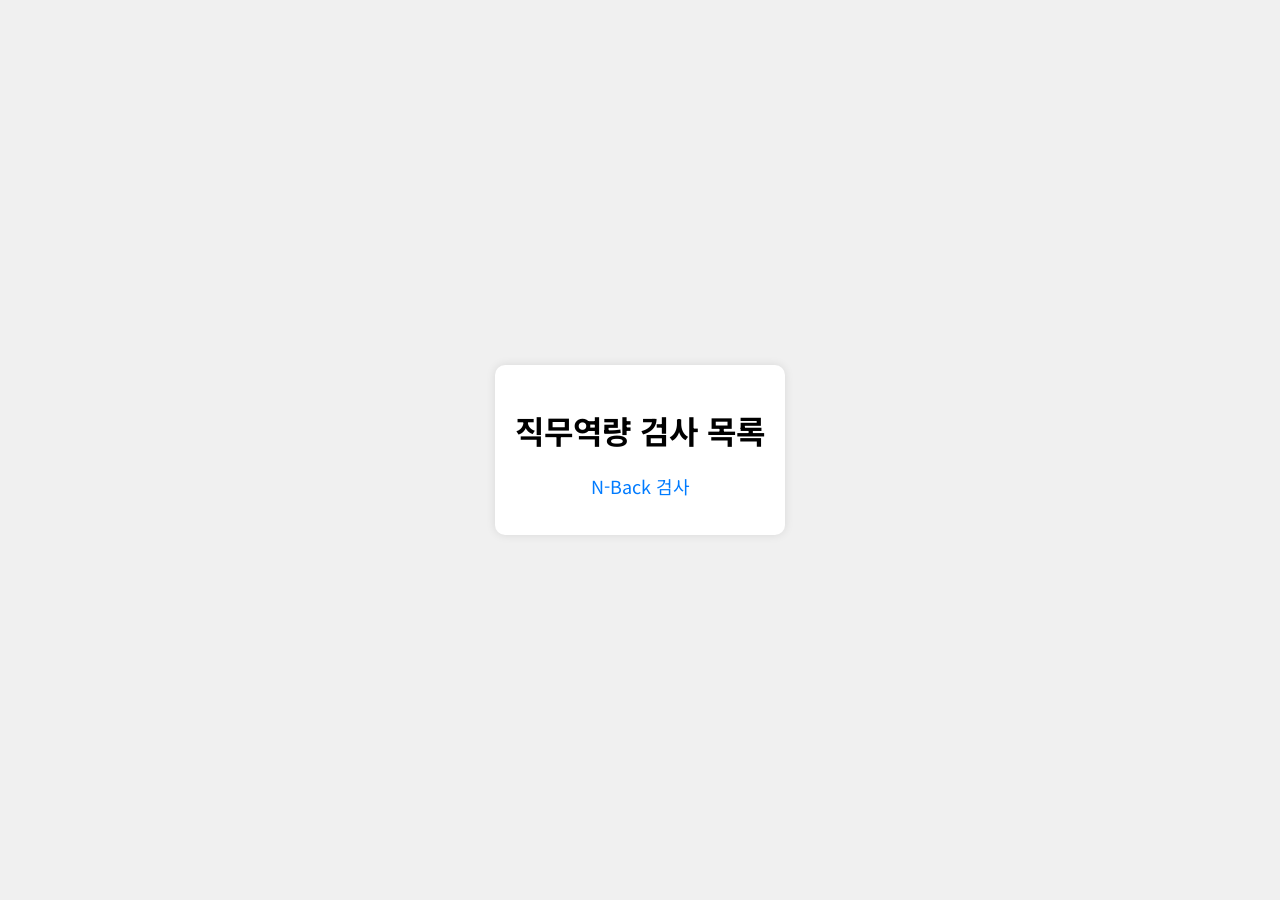
<file: index.html>
<!DOCTYPE html>
<html lang="ko">
<head>
    <meta charset="UTF-8">
    <meta name="viewport" content="width=device-width, initial-scale=1.0">
    <title>직무역량 검사 플랫폼</title>
    <link rel="stylesheet" href="style.css">
</head>
<body>
    <div class="container">
        <h1>직무역량 검사 목록</h1>
        <ul>
            <li><a href="n-back.html">N-Back 검사</a></li>
        </ul>
    </div>
</body>
</html>
</file>
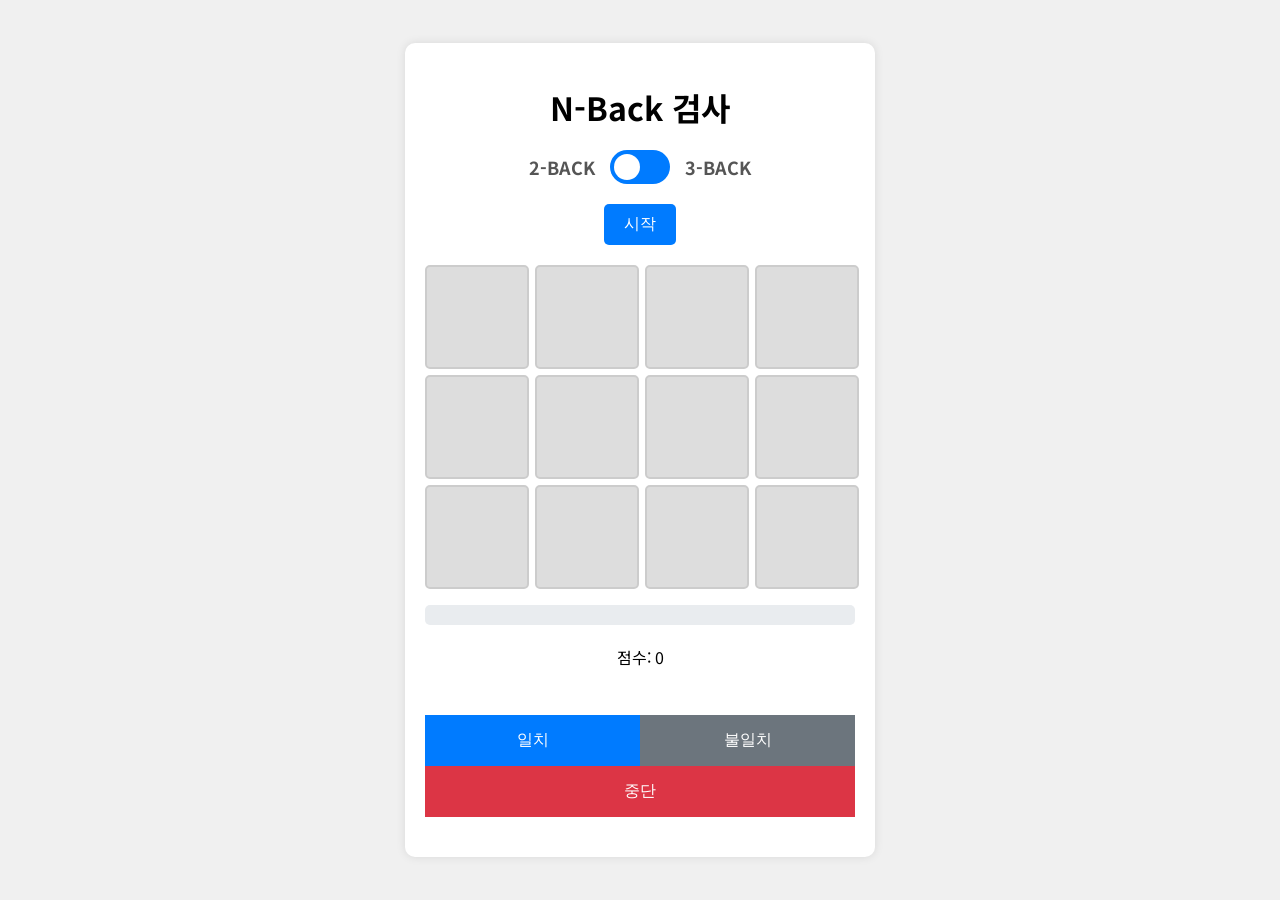
<file: n-back.html>
<!DOCTYPE html>
<html lang="ko">
<head>
    <meta charset="UTF-8">
    <meta name="viewport" content="width=device-width, initial-scale=1.0">
    <title>N-Back 검사</title>
    <link rel="stylesheet" href="style.css">
</head>
<body>
    <div class="container">
        <h1>N-Back 검사</h1>
        <div class="controls">
            <div class="n-toggle-container">
                <span class="toggle-label">2-BACK</span>
                <label class="toggle-switch">
                    <input type="checkbox" id="n-toggle-checkbox">
                    <span class="slider"></span>
                </label>
                <span class="toggle-label">3-BACK</span>
            </div>
            <button id="start-btn">시작</button>
        </div>
        <div id="grid-container" class="grid-container"></div>
        <div class="progress-container">
            <div id="progress-bar" class="progress-bar"></div>
        </div>
        <div id="feedback-container" class="feedback">
            <p id="score-display">점수: <span id="score">0</span></p>
            <p id="message"></p>
        </div>
        <div id="action-container">
            <div class="action-buttons">
                <button id="match-btn">일치</button>
                <button id="mismatch-btn">불일치</button>
            </div>
            <button id="stop-btn" class="stop-button">중단</button>
        </div>
    </div>
    <script src="script.js"></script>
</body>
</html>
</file>
<file: style.css>
@import url('https://fonts.googleapis.com/css2?family=Noto+Sans+KR:wght@400;700&display=swap');

body {
    font-family: 'Noto Sans KR', Arial, sans-serif;
    display: flex;
    justify-content: center;
    align-items: center;
    height: 100vh;
    margin: 0;
    background-color: #f0f0f0;
}

.container {
    text-align: center;
    background: white;
    padding: 20px;
    border-radius: 10px;
    box-shadow: 0 0 10px rgba(0, 0, 0, 0.1);
}

h1 {
    margin-bottom: 20px;
}

.controls {
    margin-bottom: 20px;
}

.grid-container {
    display: grid;
    grid-template-columns: repeat(4, 100px);
    grid-template-rows: repeat(3, 100px);
    gap: 10px;
    margin-bottom: 20px;
    width: 430px; /* (100px * 4) + (10px * 3) */
}

.grid-item {
    width: 100px;
    height: 100px;
    background-color: #ddd;
    border: 2px solid #ccc;
    border-radius: 5px;
}

.grid-item.active {
    background-color: #007bff;
}

.progress-container {
    width: 100%;
    background-color: #e9ecef;
    border-radius: 5px;
    margin-bottom: 20px;
    height: 20px;
}

.progress-bar {
    width: 0%;
    height: 100%;
    background-color: #28a745;
    border-radius: 5px;
    transition: width 0.5s ease-in-out;
}

.feedback {
    margin-bottom: 20px;
    min-height: 50px; /* Ensure space is reserved for messages */
}

.hidden {
    display: none;
}

#action-container {
    display: grid;
    grid-template-columns: 1fr 1fr;
    grid-template-rows: auto auto;
    gap: 0;
    width: 430px; /* Match grid-container width */
    margin: 20px auto;
}

.action-buttons {
    grid-column: 1 / 3;
    display: grid;
    grid-template-columns: 1fr 1fr;
    gap: 0;
}

#action-container button {
    margin: 0;
    padding: 15px; /* Add some padding back for usability */
    border-radius: 0;
}

#match-btn {
    border-top-left-radius: 10px;
}

#mismatch-btn {
    background-color: #6c757d; /* A neutral gray color */
    border-top-right-radius: 10px;
}

.stop-button {
    grid-column: 1 / 3;
    background-color: #dc3545;
    border-bottom-left-radius: 10px;
    border-bottom-right-radius: 10px;
}

.stop-button:hover {
    background-color: #c82333;
}

button {
    padding: 10px 20px;
    font-size: 16px;
    cursor: pointer;
    border: none;
    border-radius: 5px;
    background-color: #007bff;
    color: white;
}

button:hover {
    background-color: #0056b3;
}

ul {
    list-style-type: none;
    padding: 0;
}

ul li a {
    text-decoration: none;
    color: #007bff;
    font-size: 18px;
}

ul li a:hover {
    text-decoration: underline;
}

/* N-Toggle Switch Styles */
.n-toggle-container {
    display: flex;
    align-items: center;
    justify-content: center;
    margin-bottom: 20px;
}

.toggle-label {
    font-size: 18px;
    font-weight: bold;
    margin: 0 15px;
    color: #555;
    user-select: none;
}

.toggle-switch {
    position: relative;
    display: inline-block;
    width: 60px;
    height: 34px;
}

.toggle-switch input {
    opacity: 0;
    width: 0;
    height: 0;
}

.slider {
    position: absolute;
    cursor: pointer;
    top: 0;
    left: 0;
    right: 0;
    bottom: 0;
    background-color: #007bff; /* Default to 2-BACK color */
    transition: .4s;
    border-radius: 34px;
}

.slider:before {
    position: absolute;
    content: "";
    height: 26px;
    width: 26px;
    left: 4px;
    bottom: 4px;
    background-color: white;
    transition: .4s;
    border-radius: 50%;
}

input:checked + .slider {
    background-color: #28a745; /* Green for 3-BACK */
}

input:checked + .slider:before {
    transform: translateX(26px);
}
</file>
